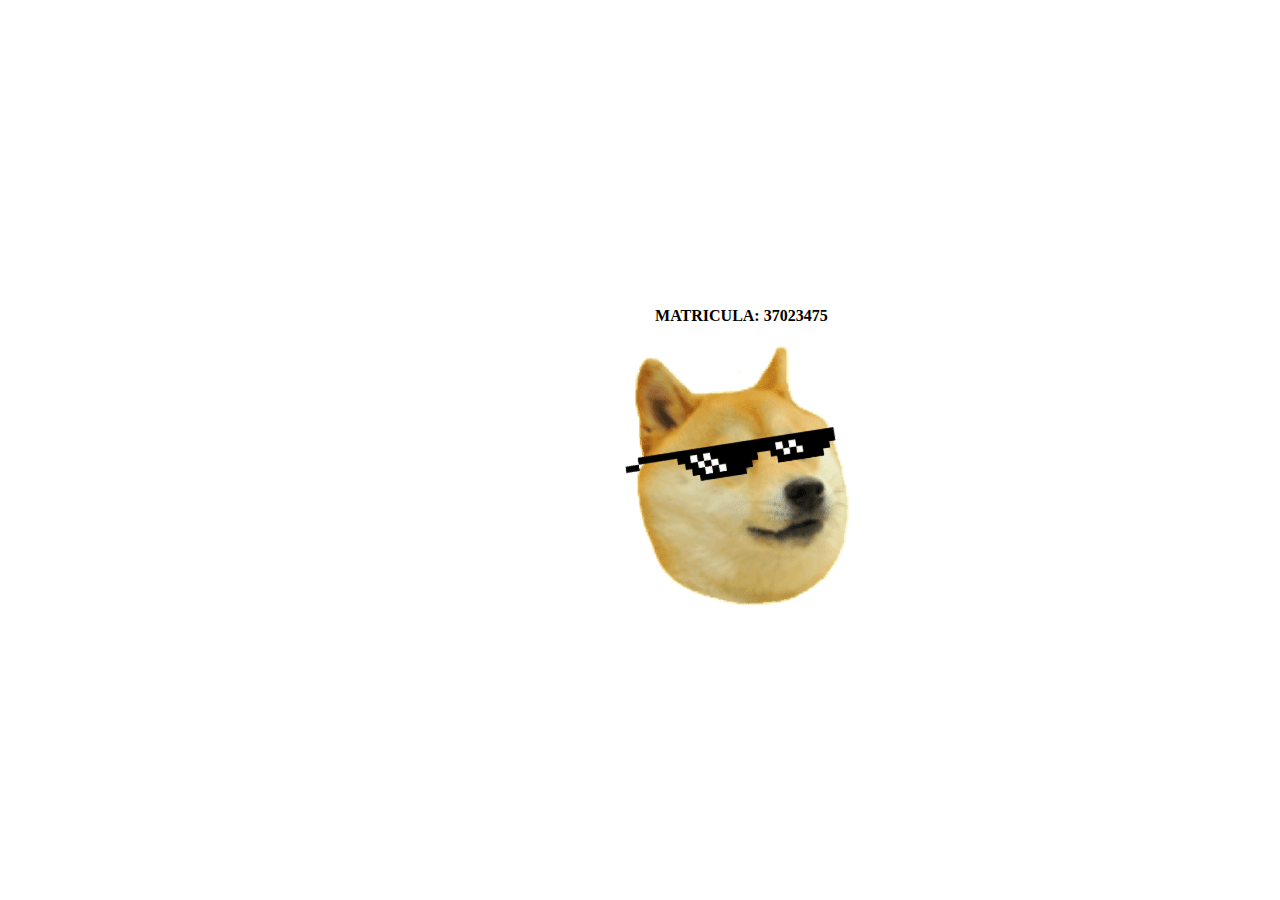
<file: 17-exercicio javascript/index.html>
<!DOCTYPE html>
<html lang="pt-br">
<head>
    <meta charset="UTF-8">
    <title>Document</title>
    <link rel="stylesheet" href="css/style.css">
</head>
<body>
    <div>
        <h1 id="nome">O melhor aluno da Uninassau</h1>
        <h4 id="matricula">MATRICULA: 37023475</h4>
        <img src="img/pngwing.com (2).png" alt="fala serio, isso vale um pontinho né?!">
    </div>
    <script src="js/script.js"></script>
</body>
</html>
</file>
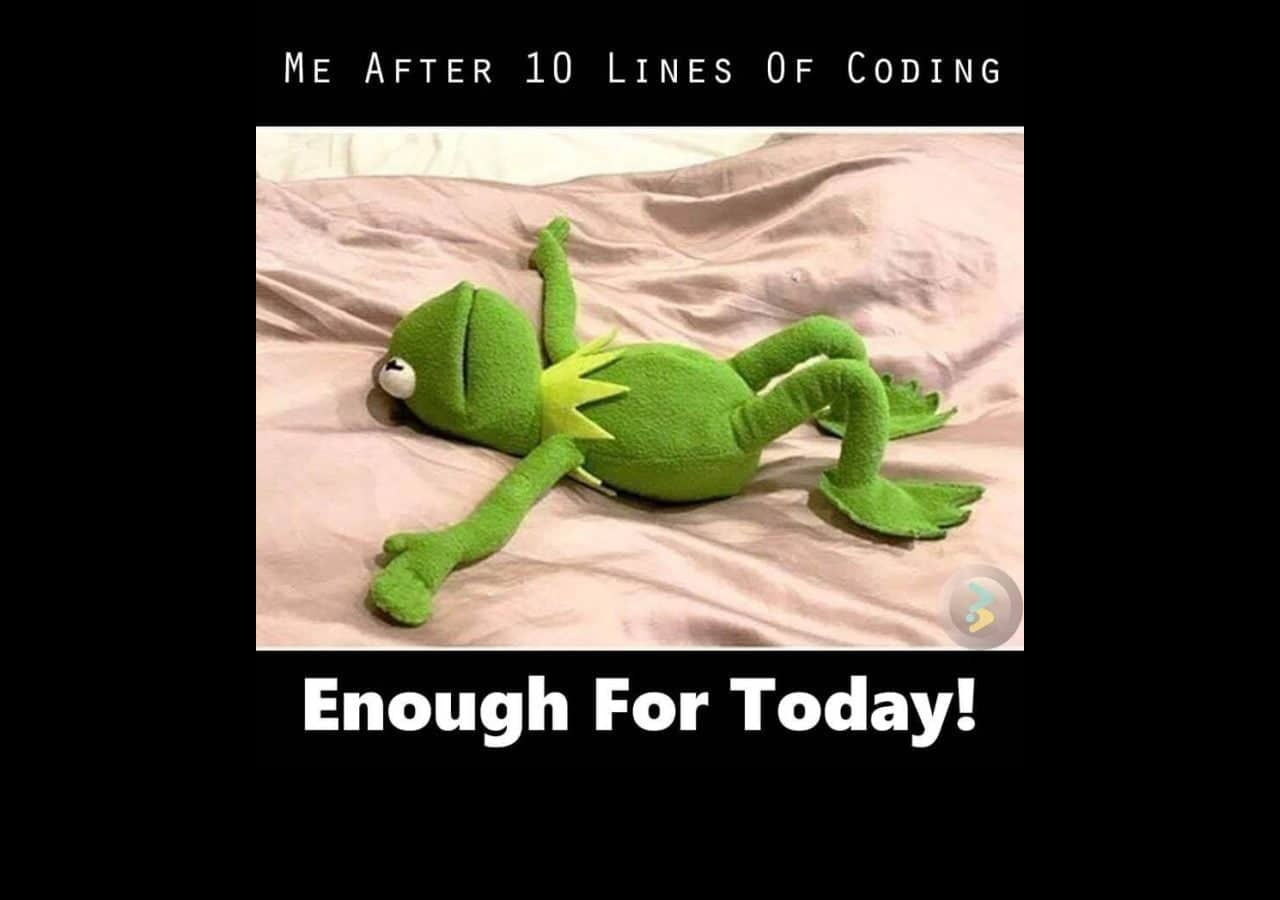
<file: Atrividade-calculo_compras/index.html>
<!DOCTYPE html>
<html lang="pt-br">
<head>
    <meta charset="UTF-8">
    <title>Calculo de Compras</title>
    <link rel="stylesheet" href="css/stile.css">
</head>
<body>
    <div>
        <img src="Imagens/Programming-Memes-768x768.jpg" alt="">
    </div>

    
    <script src="js/script.js"></script>
</body>
</html>
</file>
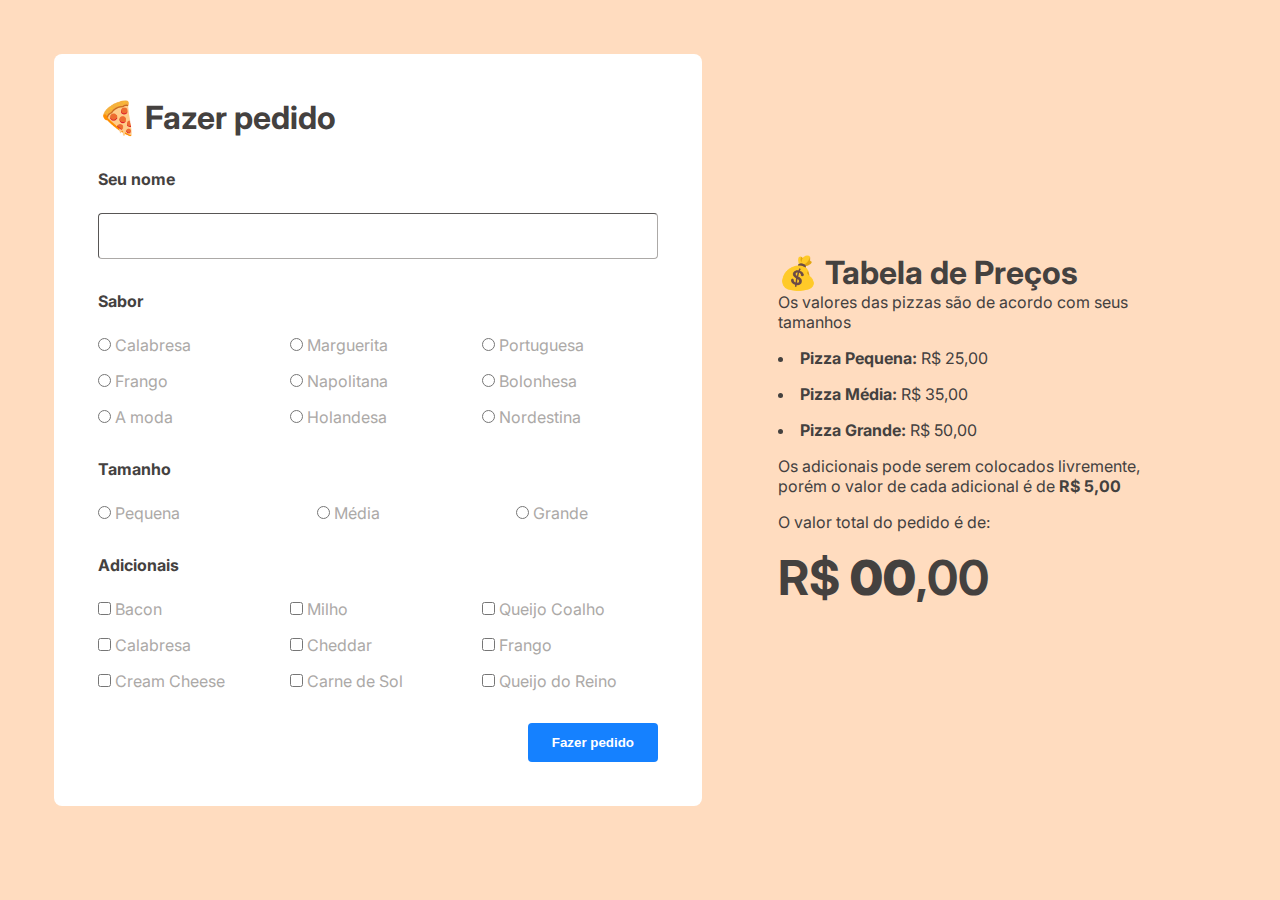
<file: PIZZA/index.html>
<!DOCTYPE html>
<html lang="pt-br">
    <head>
        <meta charset="UTF-8" />

        <link rel="preconnect" href="https://fonts.googleapis.com" />
        <link rel="preconnect" href="https://fonts.gstatic.com" crossorigin />
        <link href="https://fonts.googleapis.com/css2?family=Inter:ital,opsz,wght@0,14..32,100..900;1,14..32,100..900&display=swap" rel="stylesheet" />

        <title>Pizzaria JS - Faça seu pedido</title>

        <link rel="stylesheet" href="css/style.css" />
    </head>
    <body>
        <main>
            <section>
                <div class="form">
                    <h1>🍕 Fazer pedido</h1>
                    <div class="input-text">
                        <label>Seu nome</label>
                        <input type="text" />
                    </div>

                    <div>
                        <h4>Sabor</h4>

                        <div class="sabores">
                            <div class="input-radio">
                                <input type="radio" name="sabor" value="Calabresa" />
                                <label class="input-radio-label">Calabresa</label>
                            </div>

                            <div class="input-radio">
                                <input type="radio" name="sabor" value="Marguerita" />
                                <label class="input-radio-label">Marguerita</label>
                            </div>

                            <div class="input-radio">
                                <input type="radio" name="sabor" value="Portuguesa" />
                                <label class="input-radio-label">Portuguesa</label>
                            </div>

                            <div class="input-radio">
                                <input type="radio" name="sabor" value="Frango" />
                                <label class="input-radio-label">Frango</label>
                            </div>

                            <div class="input-radio">
                                <input type="radio" name="sabor" value="Napolitana" />
                                <label class="input-radio-label">Napolitana</label>
                            </div>

                            <div class="input-radio">
                                <input type="radio" name="sabor" value="Bolonhesa" />
                                <label class="input-radio-label">Bolonhesa</label>
                            </div>

                            <div class="input-radio">
                                <input type="radio" name="sabor" value="A moda" />
                                <label class="input-radio-label">A moda</label>
                            </div>

                            <div class="input-radio">
                                <input type="radio" name="sabor" value="Holandesa" />
                                <label class="input-radio-label">Holandesa</label>
                            </div>

                            <div class="input-radio">
                                <input type="radio" name="sabor" value="Nordestina" />
                                <label class="input-radio-label">Nordestina</label>
                            </div>
                        </div>
                    </div>

                    <div>
                        <h4>Tamanho</h4>

                        <div class="tamanhos">
                            <div class="input-radio">
                                <input type="radio" name="tamanho" value="Pequena" />
                                <label class="input-radio-label">Pequena</label>
                            </div>

                            <div class="input-radio">
                                <input type="radio" name="tamanho" value="Média" />
                                <label class="input-radio-label">Média</label>
                            </div>

                            <div class="input-radio">
                                <input type="radio" name="tamanho" value="Grande" />
                                <label class="input-radio-label">Grande</label>
                            </div>
                        </div>
                    </div>

                    <div>
                        <h4>Adicionais</h4>

                        <div class="adicionais">
                            <div class="input-check">
                                <input type="checkbox" name="adicionais" value="Bacon" />
                                <label class="input-check-label">Bacon</label>
                            </div>

                            <div class="input-check">
                                <input type="checkbox" name="adicionais" value="Milho" />
                                <label class="input-check-label">Milho</label>
                            </div>

                            <div class="input-check">
                                <input type="checkbox" name="adicionais" value="Queijo Coalho" />
                                <label class="input-check-label">Queijo Coalho</label>
                            </div>

                            <div class="input-check">
                                <input type="checkbox" name="adicionais" value="Calabresa" />
                                <label class="input-check-label">Calabresa</label>
                            </div>

                            <div class="input-check">
                                <input type="checkbox" name="adicionais" value="Cheddar" />
                                <label class="input-check-label">Cheddar</label>
                            </div>

                            <div class="input-check">
                                <input type="checkbox" name="adicionais" value="Frango" />
                                <label class="input-check-label">Frango</label>
                            </div>

                            <div class="input-check">
                                <input type="checkbox" name="adicionais" value="Cream Cheese" />
                                <label class="input-check-label">Cream Cheese</label>
                            </div>

                            <div class="input-check">
                                <input type="checkbox" name="adicionais" value="Carne de Sol" />
                                <label class="input-check-label">Carne de Sol</label>
                            </div>

                            <div class="input-check">
                                <input type="checkbox" name="adicionais" value="Queijo do Reino" />
                                <label class="input-check-label">Queijo do Reino</label>
                            </div>
                        </div>
                    </div>

                    <div>
                        <button onclick="fazerPedido()">Fazer pedido</button>
                    </div>
                </div>
            </section>
            <section>
                <div>
                    <h1>💰 Tabela de Preços</h1>
                    <p>Os valores das pizzas são de acordo com seus tamanhos</p>
                    <ul>
                        <li><strong>Pizza Pequena: </strong>R$ 25,00</li>
                        <li><strong>Pizza Média: </strong>R$ 35,00</li>
                        <li><strong>Pizza Grande: </strong>R$ 50,00</li>
                    </ul>
                    <p>Os adicionais pode serem colocados livremente, porém o valor de cada adicional é de <strong>R$ 5,00</strong></p>

                    <div id="total">
                        <p>O valor total do pedido é de:</p>
                        <h2>R$ <strong>00</strong>,00</h2>
                    </div>
                </div>
            </section>
        </main>
        <script src="js/script.js"></script>
    </body>
</html>
</file>
<file: 17-exercicio javascript/css/style.css>
*{
    margin: 0px;
    padding: 0px;
}
body{
    
}
h1{
    justify-content: center;
    text-align: center;
    margin: 0px 0px 0px 0px;
}
h4{
    justify-content: center;
    text-align: center;
}
div{
    position: absolute;
    top: 30%;
    left: 40%;
    justify-content: center;
    margin: auto;
    text-align: center;

}
</file>
<file: Atrividade-calculo_compras/css/stile.css>
*{
    margin: 0px;
    padding: 0px;
    background-color: black;
}

div{
    margin: auto;
    text-align: center;
}
</file>
<file: PIZZA/css/style.css>
* {
    margin: 0;
    padding: 0;
}

:root {
    --bege: #ffdcbf;
    --texto: #44413f;
    --button: #1581ff;
}

body {
    font-family: "Inter", sans-serif;
    background-color: var(--bege);
    color: var(--texto);
}

ul {
    list-style-position: inside;
}

main {
    display: flex;
    gap: 32px;
    padding: 54px;
    align-items: center;
}

main section:first-child {
    background-color: white;
    padding: 44px;
    border-radius: 8px;
}

main section:first-child .form {
    display: flex;
    flex-direction: column;
    gap: 32px;
}

main h4 {
    margin-bottom: 24px;
}

main label {
    color: #aca9a7;
}

.input-text {
    display: flex;
    flex-direction: column;
    gap: 24px;
}

.input-text label {
    font-weight: bold;
    color: var(--texto);
}

.input-text input {
    padding: 14.4px 12px;
    border-radius: 4px;
    min-width: 534px;
    border-width: 1px;
    border-color: #aca9a7;
}

.sabores {
    display: grid;
    grid-template-columns: repeat(3, 1fr);
    grid-template-rows: repeat(3, 1fr);
    gap: 16px;
}

.tamanhos {
    display: flex;
    justify-content: space-between;
    max-width: 490px;
}

.adicionais {
    display: grid;
    grid-template-columns: repeat(3, 1fr);
    grid-template-rows: repeat(3, 1fr);
    gap: 16px;
}

button {
    background-color: var(--button);
    color: #ffffff;
    font-weight: bold;
    padding: 12px 24px;
    border-radius: 4px;
    border-width: 0px;
    float: right;
}

main section:last-child {
    padding: 44px;
}

main section:last-child p,
main section:last-child li {
    margin-bottom: 16px;
}

#total h2 {
    font-size: 48px;
}
</file>
